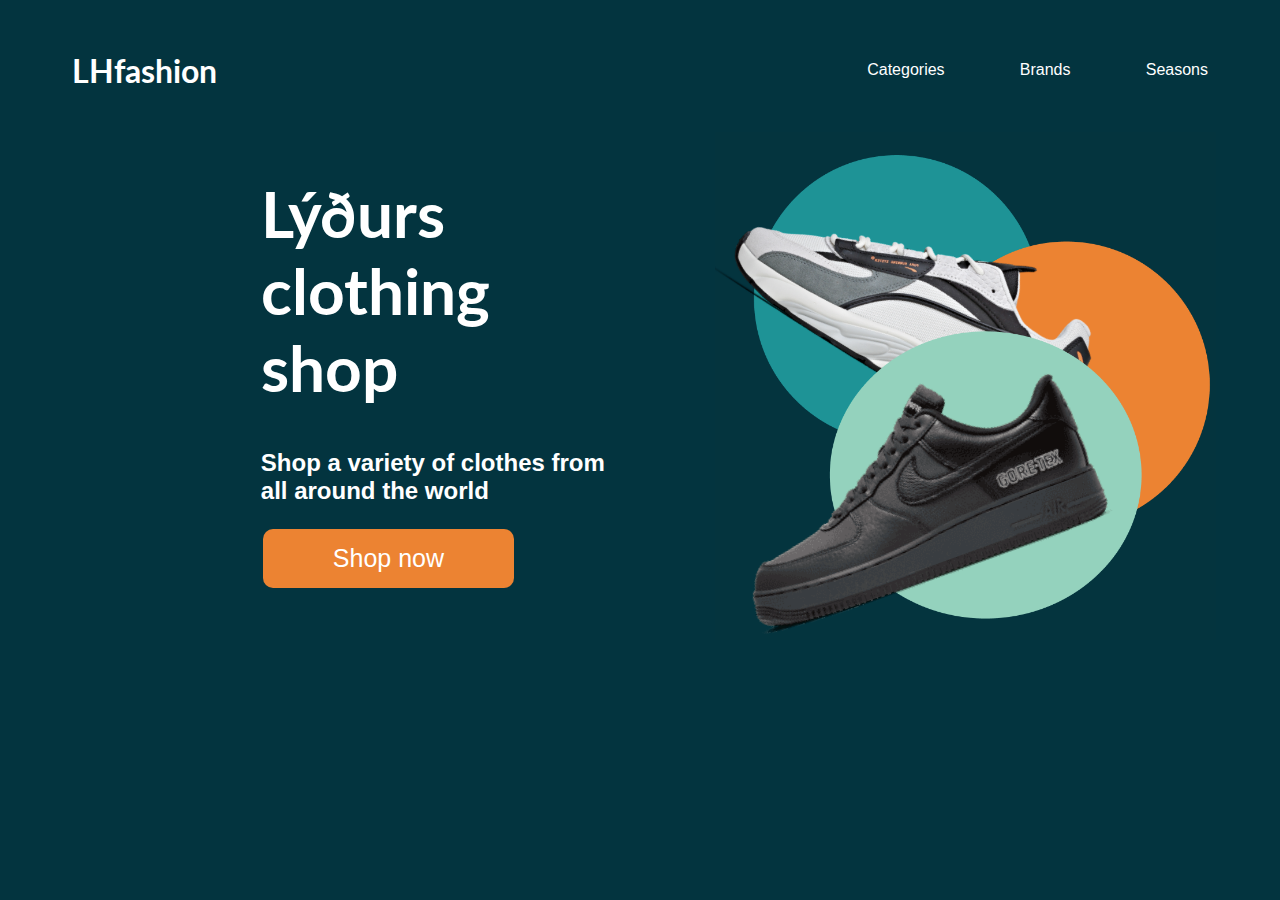
<file: index.html>
<!DOCTYPE html>
<html lang="en">
  <head>
    <meta charset="UTF-8" />
    <meta http-equiv="X-UA-Compatible" content="IE=edge" />
    <meta name="viewport" content="width=device-width, initial-scale=1.0" />
    <link rel="stylesheet" href="css/base.css" />
    <link rel="stylesheet" href="css/homepage-style.css" />
    <title>Document</title>
  </head>
  <body>
    <header>
      <div class="navbar">
        <h4>LHfashion</h4>
        <nav>
          <a href="category.html">Categories</a>
          <a href="brands.html">Brands</a>
          <a href="shop-all.html">Seasons</a>
        </nav>
      </div>
    </header>
    <main>
      <section class="front-page">
        <div class="cont1">
          <h1>Lýðurs clothing shop</h1>
          <h2>Shop a variety of clothes from all around the world</h2>
          <a href="productlist.html" class="button">Shop now</a>
        </div>
        <div class="cont2">
          <img src="images/Screenshot 2022-02-15 at 17.58.55.png" alt="shoes" />
        </div>
      </section>
    </main>
    <footer></footer>
  </body>
</html>
</file>
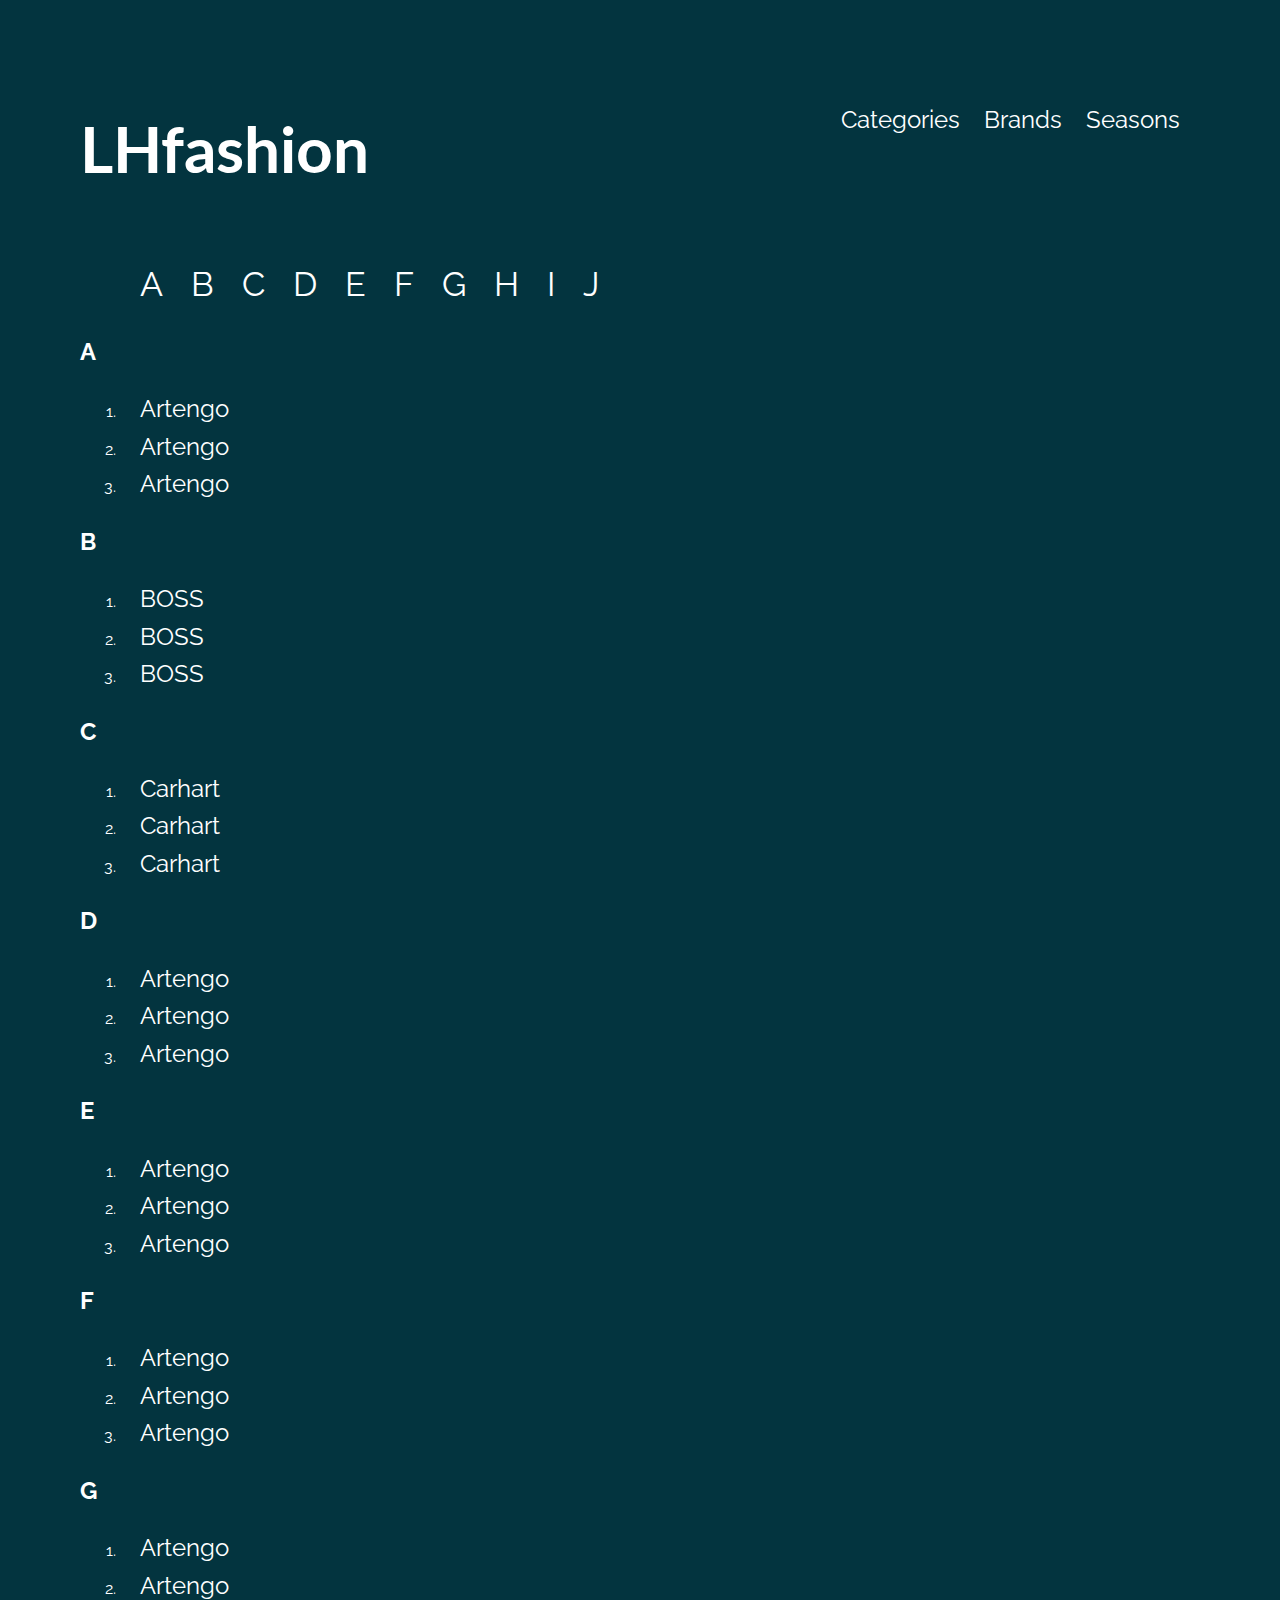
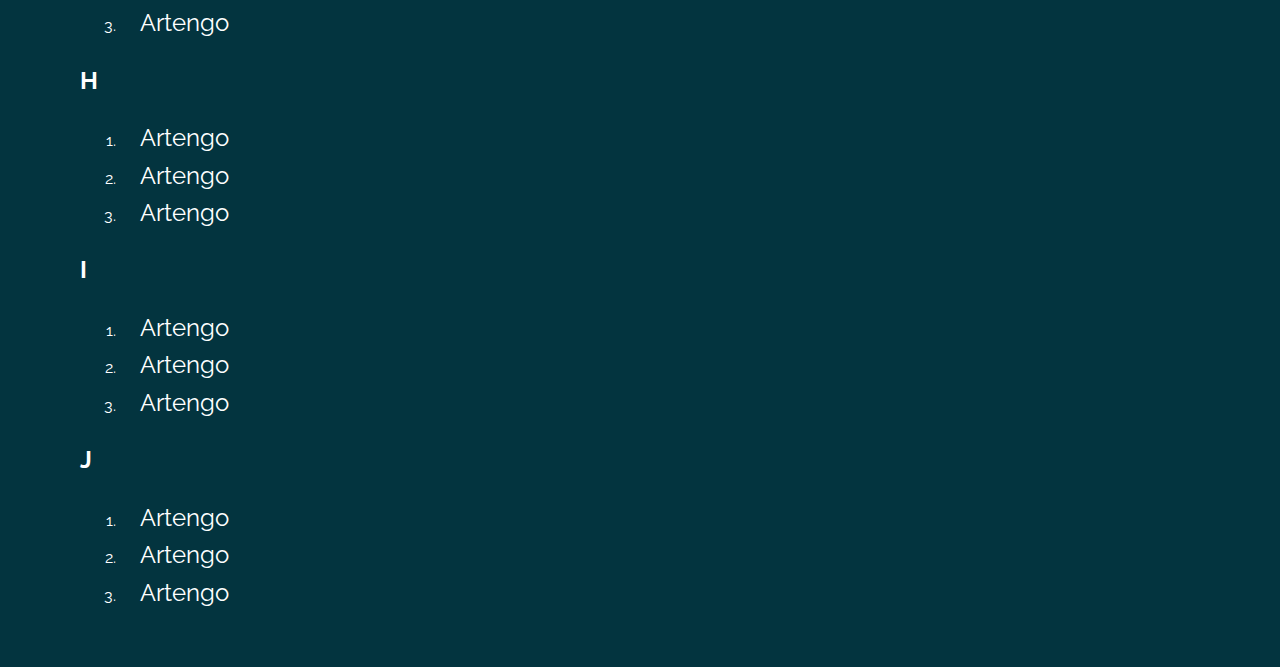
<file: category.html>
<!DOCTYPE html>
<html lang="en">
  <head>
    <meta charset="UTF-8" />
    <meta http-equiv="X-UA-Compatible" content="IE=edge" />
    <meta name="viewport" content="width=device-width, initial-scale=1.0" />
    <link rel="stylesheet" href="css/style.css" />
    <link rel="stylesheet" href="css/base.css" />
    <title>Document</title>
  </head>
  <body>
    <header>
      <h1>LHfashion</h1>
      <nav>
        <a href="#">Categories</a>
        <a href="category.html">Brands</a>
        <a href="#">Seasons</a>
      </nav>
    </header>
    <main>
      <section class="letterLinks">
        <ol>
          <li><a href="#letter_a">A</a></li>
          <li><a href="#letter_b">B</a></li>
          <li><a href="#letter_c">C</a></li>
          <li><a href="#letter_d">D</a></li>
          <li><a href="#letter_e">E</a></li>
          <li><a href="#letter_f">F</a></li>
          <li><a href="#letter_g">G</a></li>
          <li><a href="#letter_h">H</a></li>
          <li><a href="#letter_i">I</a></li>
          <li><a href="#letter_j">J</a></li>
        </ol>
      </section>
      <div class="brandList">
        <section class="letterGroup" id="letter_a">
          <h2>A</h2>
          <ol>
            <li><a href="productlist.html">Artengo</a></li>
            <li><a href="productlist.html">Artengo</a></li>
            <li><a href="productlist.html">Artengo</a></li>
          </ol>
        </section>
        <section class="letterGroup" id="letter_b">
          <h2>B</h2>
          <ol>
            <li><a href="productlist.html">BOSS</a></li>
            <li><a href="productlist.html">BOSS</a></li>
            <li><a href="productlist.html">BOSS</a></li>
          </ol>
        </section>
        <section class="letterGroup" id="letter_c">
          <h2>C</h2>
          <ol>
            <li><a href="productlist.html">Carhart</a></li>
            <li><a href="productlist.html">Carhart</a></li>
            <li><a href="productlist.html">Carhart</a></li>
          </ol>
        </section>
        <section class="letterGroup" id="letter_d">
          <h2>D</h2>
          <ol>
            <li><a href="productlist.html">Artengo</a></li>
            <li><a href="productlist.html">Artengo</a></li>
            <li><a href="productlist.html">Artengo</a></li>
          </ol>
        </section>
        <section class="letterGroup" id="letter_e">
          <h2>E</h2>
          <ol>
            <li><a href="productlist.html">Artengo</a></li>
            <li><a href="productlist.html">Artengo</a></li>
            <li><a href="productlist.html">Artengo</a></li>
          </ol>
        </section>
        <section class="letterGroup" id="letter_f">
          <h2>F</h2>
          <ol>
            <li><a href="productlist.html">Artengo</a></li>
            <li><a href="productlist.html">Artengo</a></li>
            <li><a href="productlist.html">Artengo</a></li>
          </ol>
        </section>
        <section class="letterGroup" id="letter_g">
          <h2>G</h2>
          <ol>
            <li><a href="productlist.html">Artengo</a></li>
            <li><a href="productlist.html">Artengo</a></li>
            <li><a href="productlist.html">Artengo</a></li>
          </ol>
        </section>
        <section class="letterGroup" id="letter_h">
          <h2>H</h2>
          <ol>
            <li><a href="productlist.html">Artengo</a></li>
            <li><a href="productlist.html">Artengo</a></li>
            <li><a href="productlist.html">Artengo</a></li>
          </ol>
        </section>
        <section class="letterGroup" id="letter_i">
          <h2>I</h2>
          <ol>
            <li><a href="productlist.html">Artengo</a></li>
            <li><a href="productlist.html">Artengo</a></li>
            <li><a href="productlist.html">Artengo</a></li>
          </ol>
        </section>
        <section class="letterGroup" id="letter_j">
          <h2>J</h2>
          <ol>
            <li><a href="productlist.html">Artengo</a></li>
            <li><a href="productlist.html">Artengo</a></li>
            <li><a href="productlist.html">Artengo</a></li>
          </ol>
        </section>
      </div>
    </main>
    <footer></footer>
  </body>
</html>
</file>
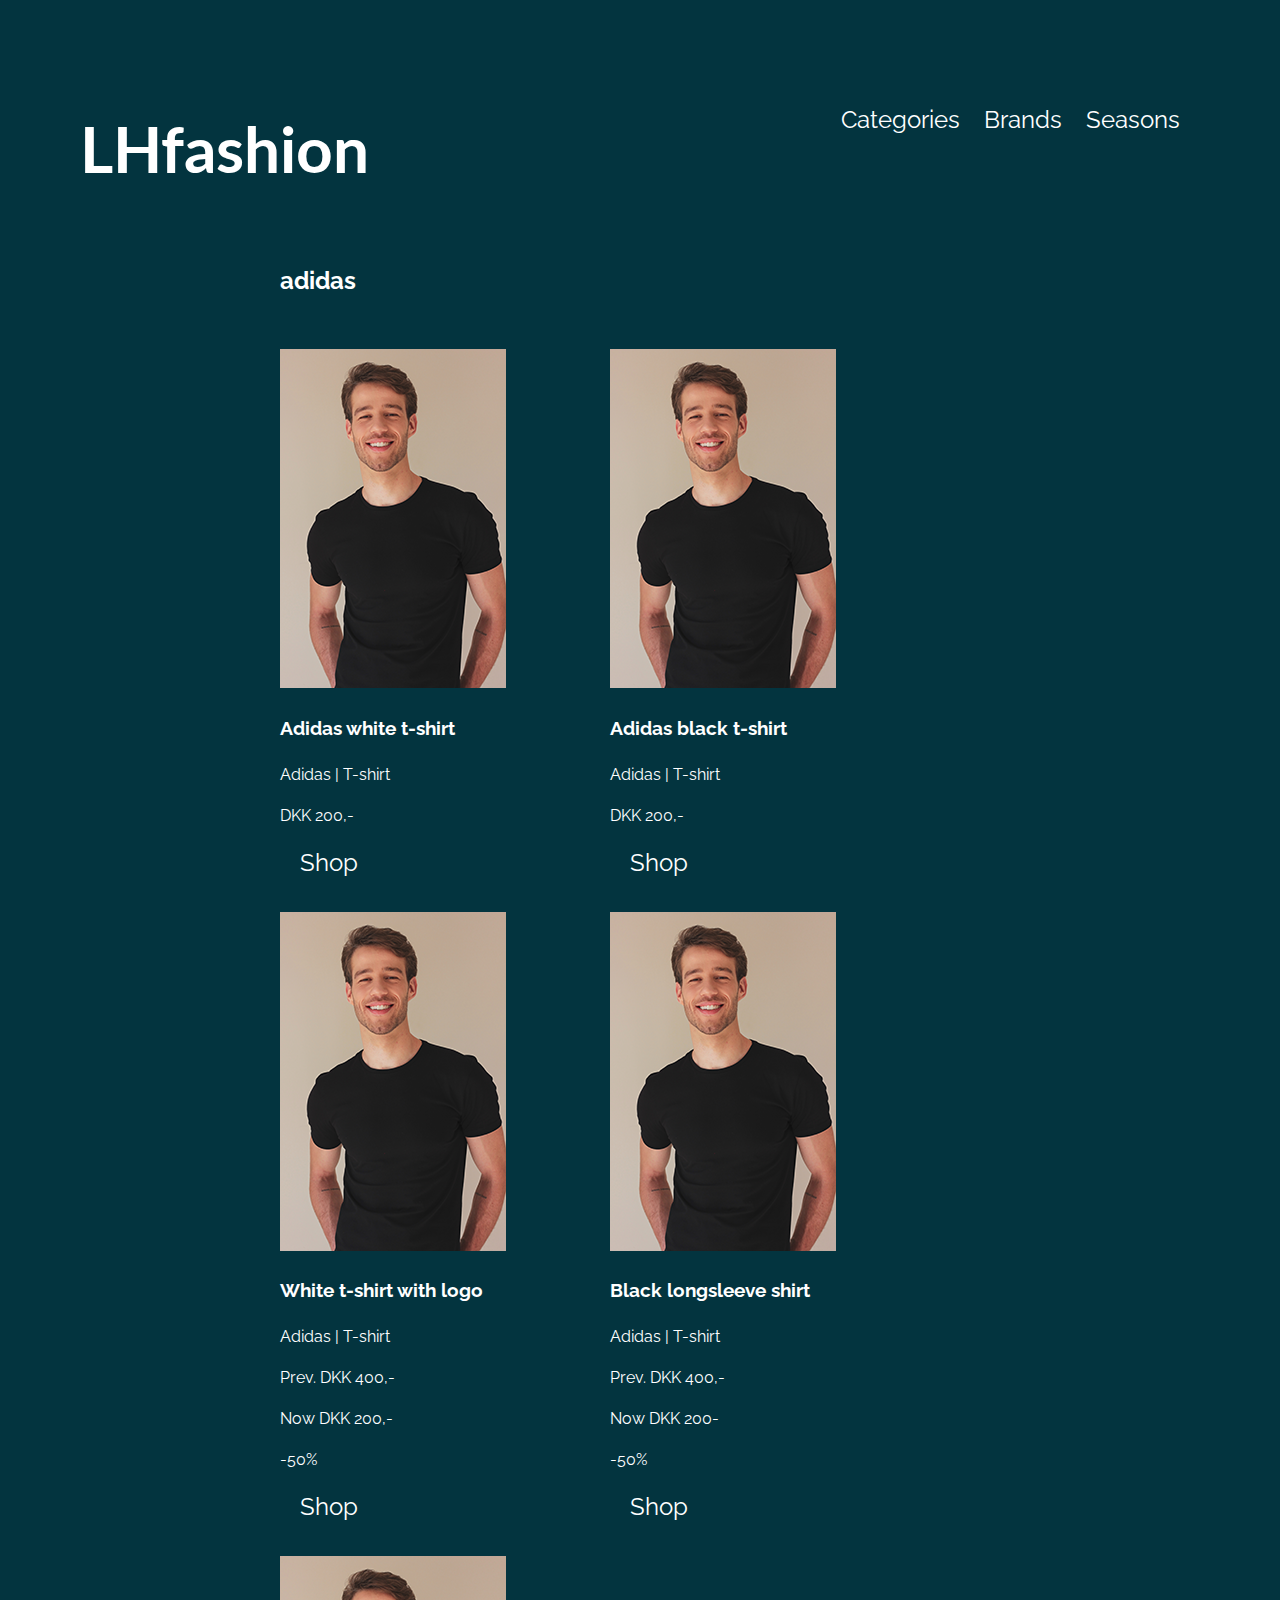
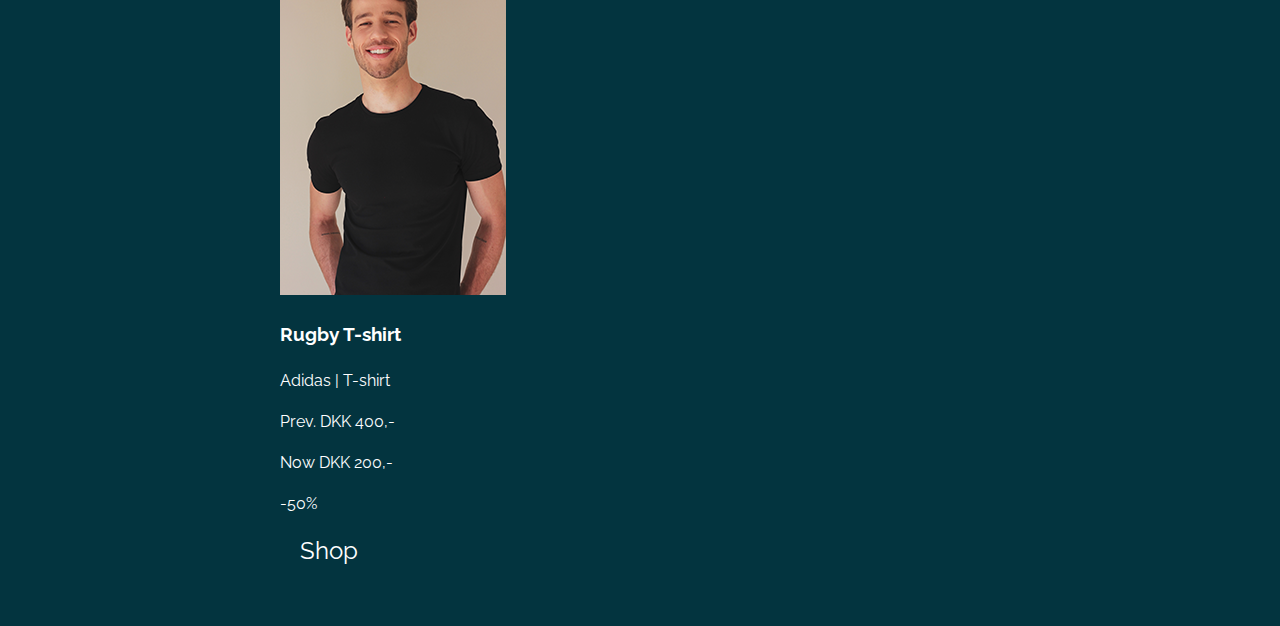
<file: productlist.html>
<!DOCTYPE html>
<html lang="en">
  <head>
    <meta charset="UTF-8" />
    <meta http-equiv="X-UA-Compatible" content="IE=edge" />
    <meta name="viewport" content="width=device-width, initial-scale=1.0" />
    <link rel="stylesheet" href="css/style.css" />
    <link rel="stylesheet" href="css/base.css" />
    <title>Productlist</title>
  </head>
  <body class="productlist">
    <header>
      <h1>LHfashion</h1>
      <nav>
        <a href="#">Categories</a>
        <a href="category.html">Brands</a>
        <a href="#">Seasons</a>
      </nav>
    </header>
    <main>
      <h2>adidas</h2>
      <article class="smallProduct">
        <img src="images/black-tshirt-2.png" alt="white t-shirt" />
        <h3>Adidas white t-shirt</h3>
        <p class="subtle">Adidas | T-shirt</p>
        <p class="price"><span></span> DKK 200,-</p>
        <a href="product.html">Shop</a>
      </article>
      <article class="smallProduct">
        <img src="images/black-tshirt-2.png" alt="black t-shirt" />
        <h3>Adidas black t-shirt</h3>
        <p class="subtle">Adidas | T-shirt</p>
        <p class="price"><span></span> DKK 200,-</p>
        <a href="product.html">Shop</a>
      </article>
      <article class="smallProduct onSale">
        <img src="images/black-tshirt-2.png" alt="White t-shirt logo" />
        <h3>White t-shirt with logo</h3>
        <p class="subtle">Adidas | T-shirt</p>
        <p class="price"><span>Prev.</span> DKK 400,-</p>
        <div class="discounted">
          <p>Now DKK 200,-</p>
          <p>-50%</p>
        </div>
        <a href="product.html">Shop</a>
      </article>
      <article class="smallProduct soldOut">
        <img src="images/black-tshirt-2.png" alt="Long sleeve black t-shirt" />
        <h3>Black longsleeve shirt</h3>
        <p class="subtle">Adidas | T-shirt</p>
        <p class="price"><span>Prev.</span> DKK 400,-</p>
        <div class="discounted">
          <p>Now DKK 200-</p>
          <p>-50%</p>
        </div>
        <a href="product.html">Shop</a>
      </article>
      <article class="smallProduct soldOut onSale">
        <img src="images/black-tshirt-2.png" alt="rugby-tshirt" />
        <h3>Rugby T-shirt</h3>
        <p class="subtle">Adidas | T-shirt</p>
        <p class="price"><span>Prev.</span> DKK 400,-</p>
        <div class="discounted">
          <p>Now DKK 200,-</p>
          <p>-50%</p>
        </div>
        <a href="product.html">Shop</a>
      </article>
    </main>
  </body>
</html>
</file>
<file: css/base.css>
@import url("https://fonts.googleapis.com/css2?family=Lato:wght@700&display=swap");

body {
  background-color: #03343f;
}

h1 {
  color: white;
  font-family: "Lato", sans-serif;
  font-size: 4em;
}

h2 {
  color: white;
  font-family: "Raleway", sans-serif;
}

h3 {
  color: white;
  font-family: "Raleway", sans-serif;
}
/* logo */
h4 {
  color: white;
  font-family: "Lato", sans-serif;
  font-size: 2em;
}

p {
  color: white;
  font-family: "Raleway", sans-serif;
}

dl {
  color: white;
  font-family: "Raleway", sans-serif;
}

label {
  color: white;
  font-family: "Raleway", sans-serif;
}
</file>
<file: css/homepage-style.css>
* {
  box-sizing: border-box;
}

.navbar {
  display: flex;
  justify-content: space-between;
  margin-left: 4em;
  margin-right: 4em;
}

nav {
  display: flex;
  justify-content: space-between;
  width: 30%;
}

nav > a {
  display: flex;
  align-items: center;
  color: white;
  font-family: "Raleway", sans-serif;
  text-decoration: none;
  font-size: 1em;
}

.button {
  background-color: #ec8332;
  border: none;
  color: white;
  padding: 15px 70px;
  border-radius: 10px;
  text-align: center;
  text-decoration: none;
  display: inline-block;
  font-size: 25px;
  margin: 4px 2px;
  cursor: pointer;
  font-family: "Raleway", sans-serif;
}

.front-page {
  display: flex;
  margin-top: 0%;
  margin-bottom: 20%;
  margin-left: 20%;
  margin-right: 0%;
  position: initial;
  justify-content: center;
  align-items: flex-start;
  gap: 80px;
}

img {
  position: initial;
  max-width: 90%;
}

/* letter styles */

@media screen and (max-width: 800px) {
  .front-page {
    display: flex;
    flex-direction: column;
  }

  img {
    max-width: 0%;
  }

  nav {
    display: flex;
    width: 60%;
  }
}
</file>
<file: css/style.css>
@import url("https://fonts.googleapis.com/css2?family=Raleway&display=swap");

header {
  display: flex;
  justify-content: space-between;
}

header nav {
  margin: 20px;
  padding-top: 25px;
}

a {
  text-decoration: none;
  font-family: "Raleway", sans-serif;
  font-size: 1.5em;
  color: white;
  margin-left: 20px;
}

li {
  font-family: "Raleway", sans-serif;
  font-size: 1em;
  color: white;
}

.productlist main {
  display: grid;
  grid-template-columns: repeat(auto-fill, minmax(150px, 300px));
  gap: 30px;
  margin-left: 200px;
}

.productlist main h2 {
  grid-column: 1/-1;
  text-align: left;
}

.product main {
  display: grid;
}

.product main .breadcrumbs,
.product main img {
  grid-column: 1/-1;
}

.breadcrumbs {
  list-style-type: none;
  display: flex;
  word-spacing: 20px;
}

.product image {
  grid-area: 1/1;
}

.product .purchaseBox {
  grid-area: 1/5;
}

body {
  padding: 0;
  margin: calc((100vh / 25) * 1.563) calc((100vw / 25) * 1.563);
  font-weight: 400;
  line-height: 1.563;
}
.letterLinks ol {
  margin-top: 1rem;
  list-style-type: none;
  display: flex;
  flex-wrap: wrap;
  gap: 0.5rem;
  font-size: 1.4rem;
}

/* 
style baby
*/

h1 {
  color: white;
  font-family: "Raleway", sans-serif;
}

.front-page h1 {
  height: 3em;
}

h2 {
  color: white;
  font-family: "Raleway", sans-serif;
}

h3 {
  color: white;
  font-family: "Raleway", sans-serif;
}

p {
  color: white;
  font-family: "Raleway", sans-serif;
}

dl {
  color: white;
  font-family: "Raleway", sans-serif;
}

label {
  color: white;
  font-family: "Raleway", sans-serif;
}

body {
  background-color: #03343f;
}
</file>
